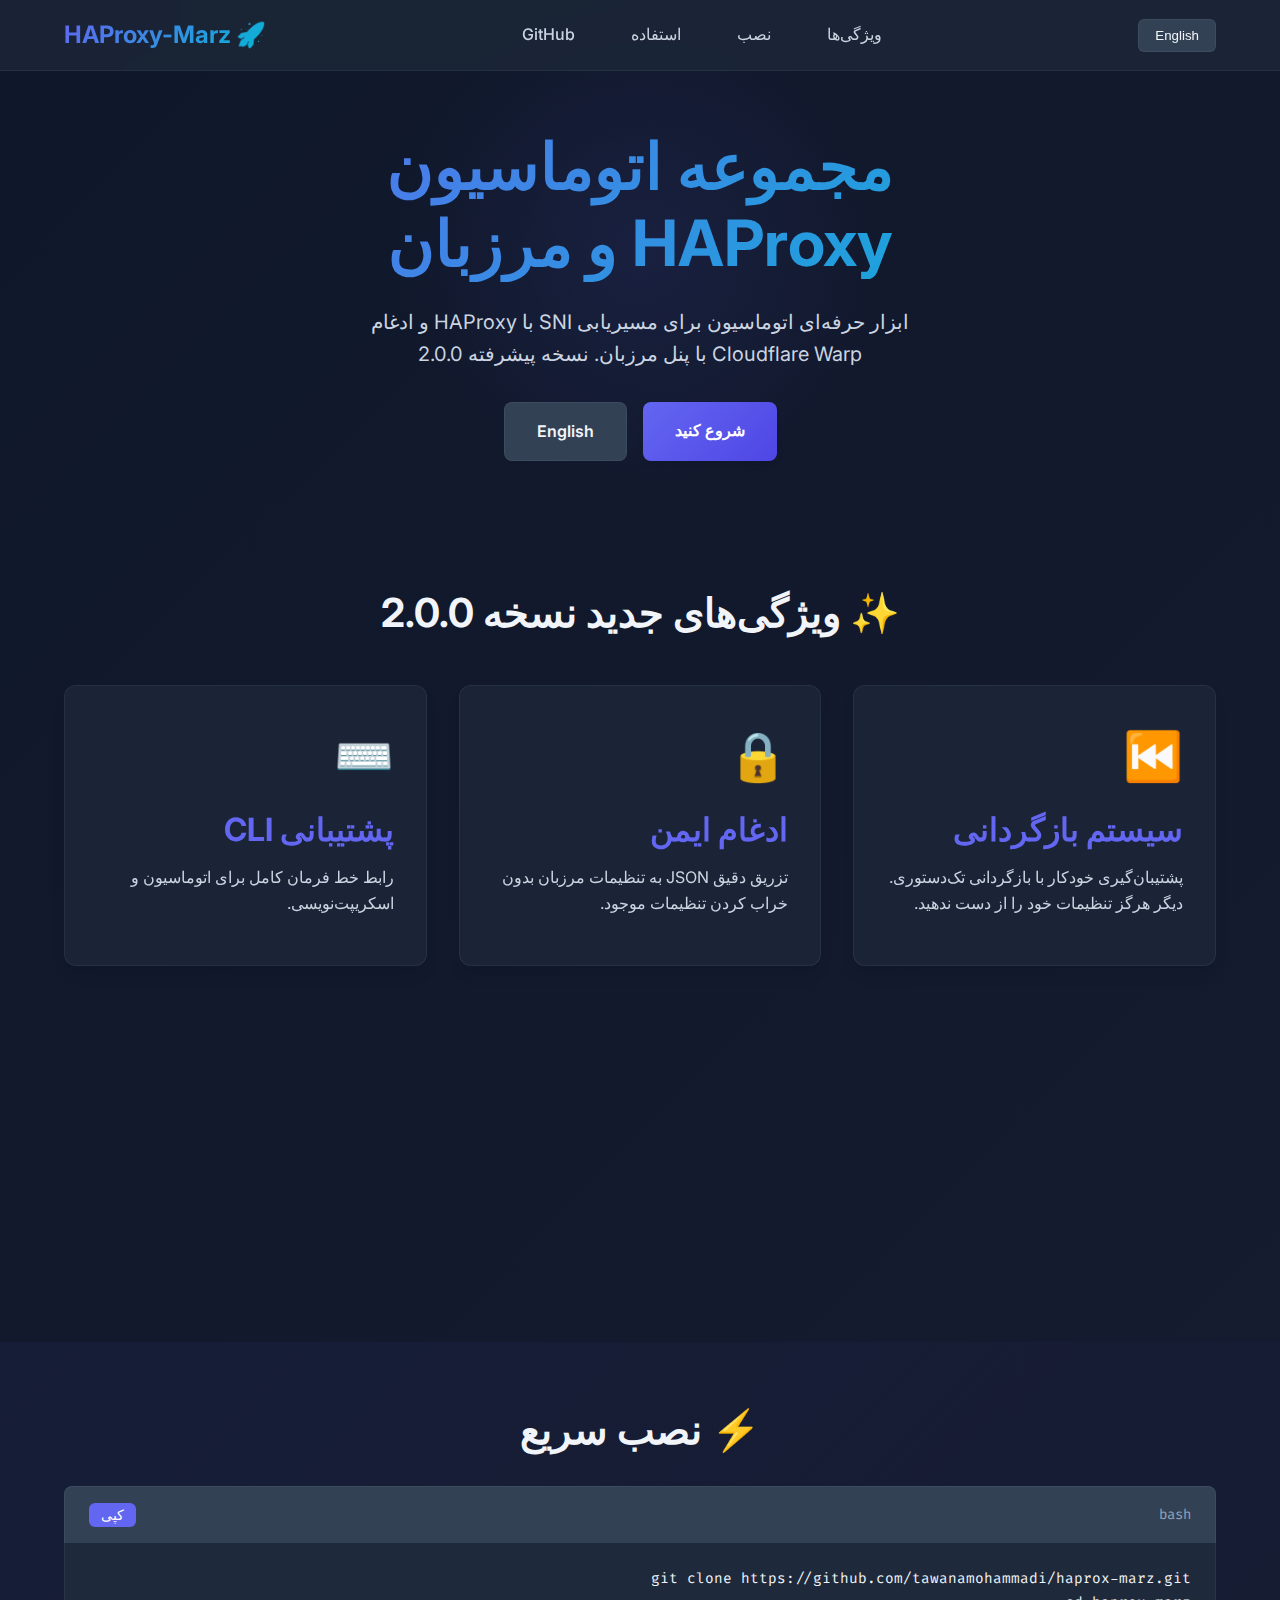
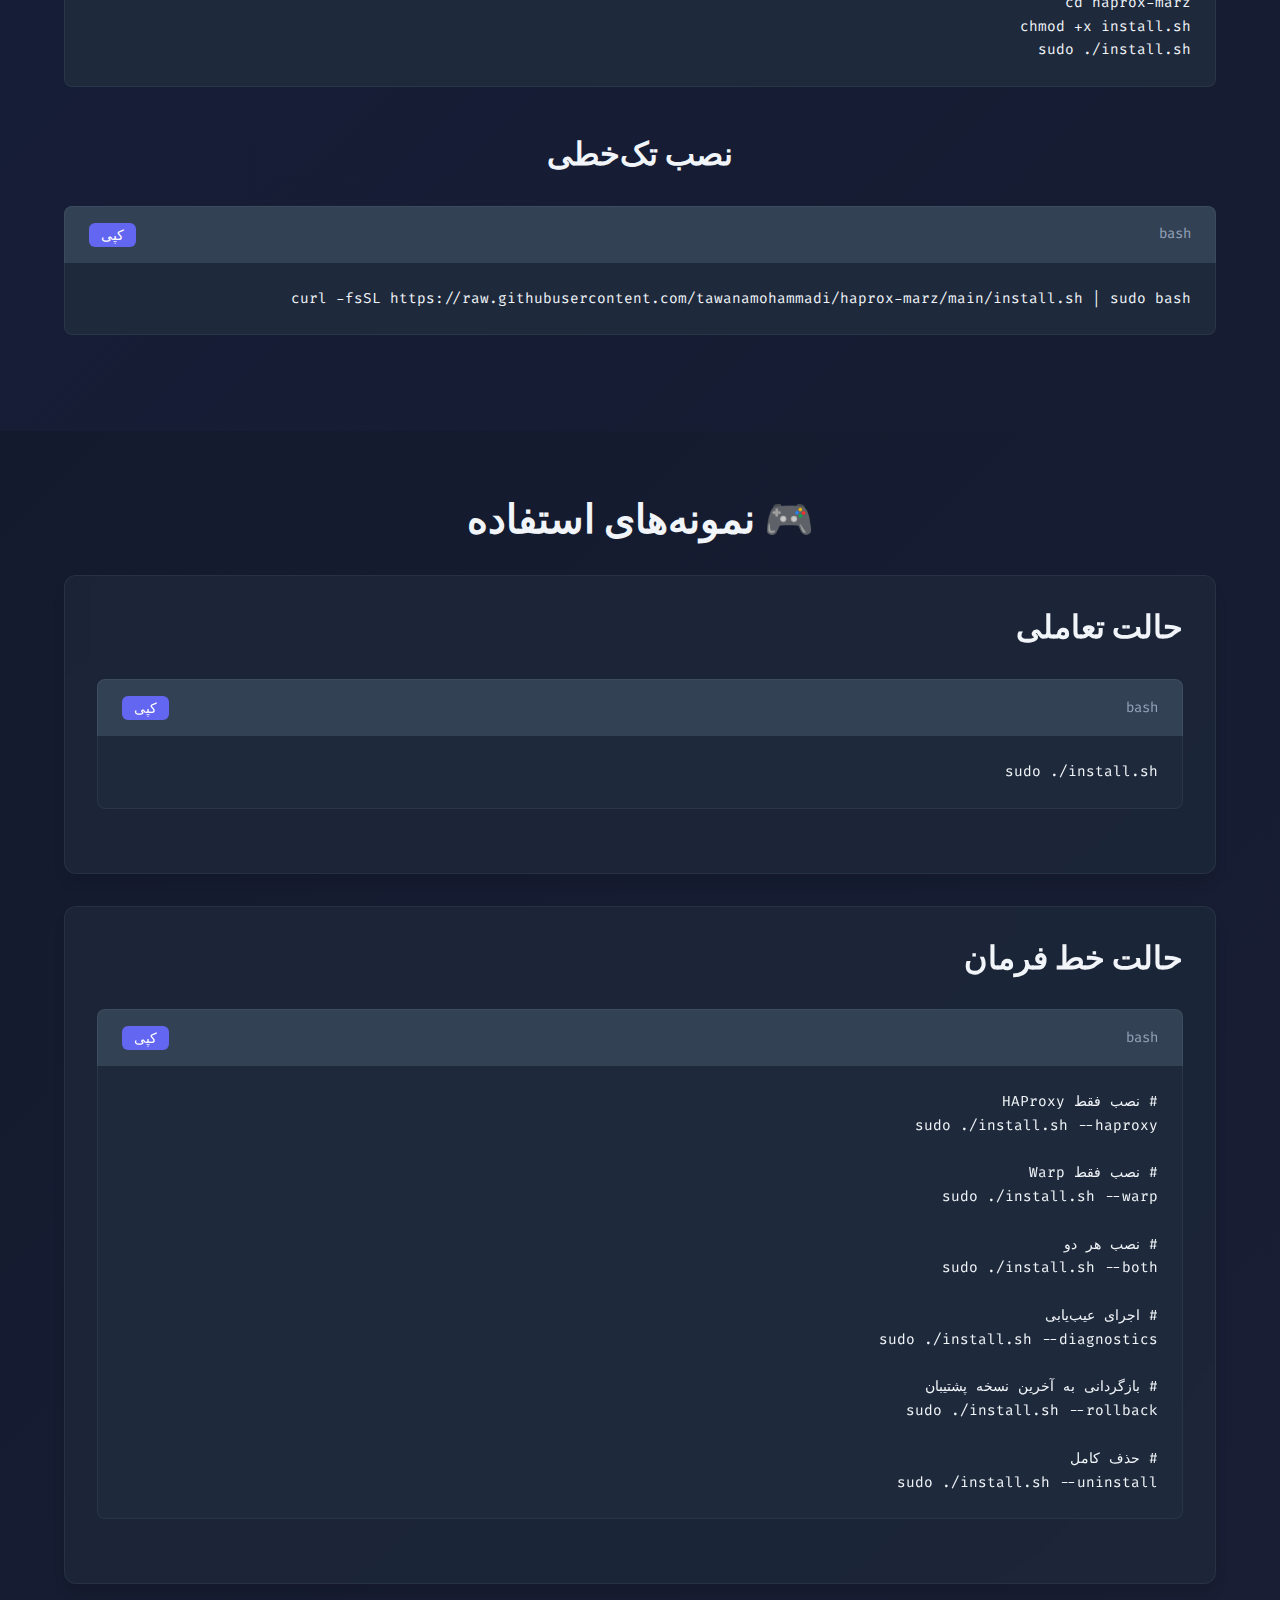
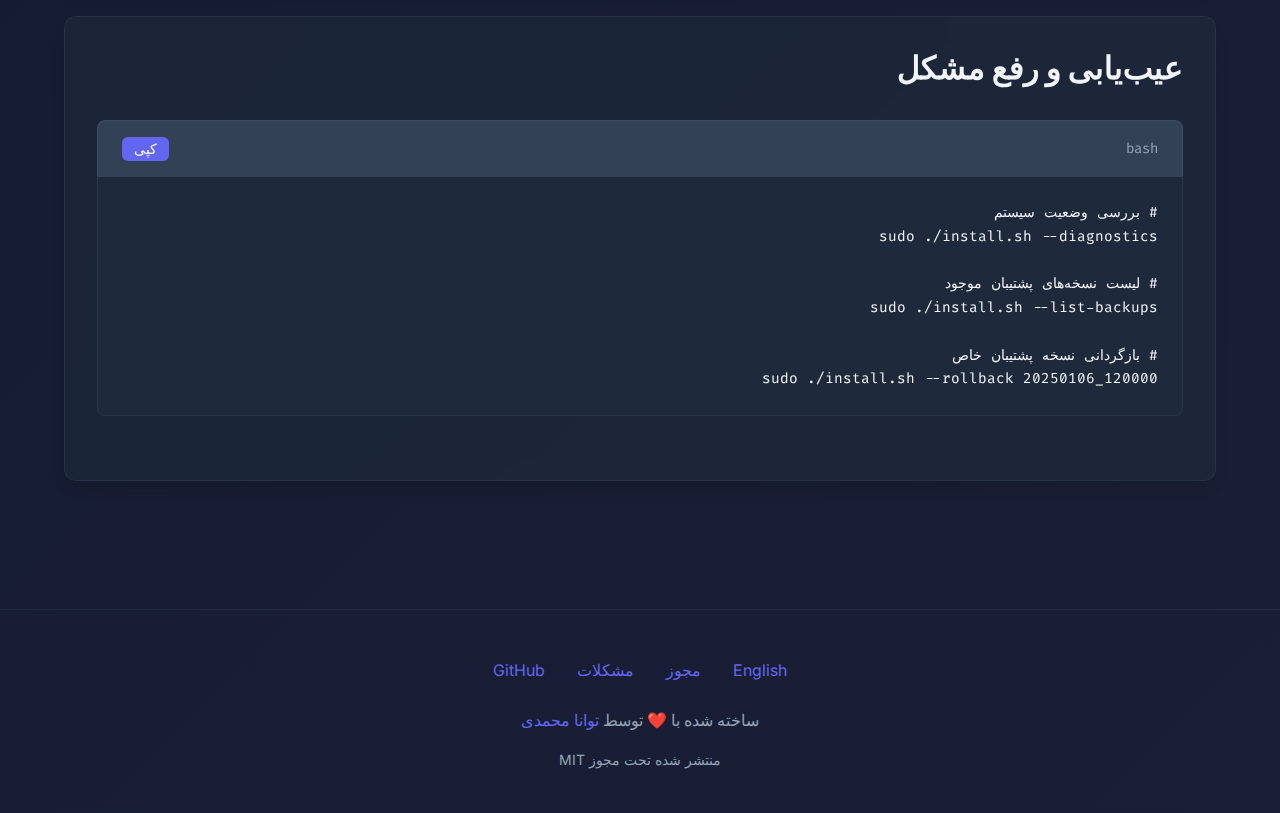
<file: docs/fa/index.html>
<!DOCTYPE html>
<html lang="fa" dir="rtl">

<head>
  <meta charset="UTF-8">
  <meta name="viewport" content="width=device-width, initial-scale=1.0">
  <meta name="description"
    content="مجموعه اتوماسیون HAProxy و مرزبان - ابزار حرفه‌ای برای مسیریابی SNI با HAProxy و ادغام Cloudflare Warp">
  <meta name="keywords" content="HAProxy, مرزبان, Warp, Cloudflare, SNI, TLS, VPN, پروکسی, اتوماسیون">
  <meta name="author" content="توانا محمدی">

  <title>مجموعه اتوماسیون HAProxy و مرزبان - نسخه پیشرفته</title>

  <!-- Fonts -->
  <link rel="preconnect" href="https://fonts.googleapis.com">
  <link rel="preconnect" href="https://fonts.gstatic.com" crossorigin>
  <link
    href="https://fonts.googleapis.com/css2?family=Inter:wght@400;500;600;700&family=Fira+Code:wght@400;500&display=swap"
    rel="stylesheet">

  <!-- Styles -->
  <link rel="stylesheet" href="../assets/css/style.css">
  <style>
    body {
      font-family: 'Inter', 'Vazir', 'Tahoma', sans-serif;
    }

    .nav-links {
      flex-direction: row-reverse;
    }

    .hero-buttons {
      flex-direction: row-reverse;
    }

    .code-header {
      flex-direction: row-reverse;
    }
  </style>
</head>

<body>
  <!-- Header -->
  <header class="header">
    <div class="container">
      <nav class="nav">
        <button class="lang-switch" onclick="window.location.href='../index.html'">English</button>
        <ul class="nav-links">
          <li><a href="https://github.com/tawanamohammadi/haprox-marz">GitHub</a></li>
          <li><a href="#usage">استفاده</a></li>
          <li><a href="#installation">نصب</a></li>
          <li><a href="#features">ویژگی‌ها</a></li>
        </ul>
        <div class="logo">🚀 HAProxy-Marz</div>
      </nav>
    </div>
  </header>

  <!-- Hero Section -->
  <section class="hero">
    <div class="container">
      <h1 class="fade-in-up">مجموعه اتوماسیون<br>HAProxy و مرزبان</h1>
      <p class="fade-in-up">ابزار حرفه‌ای اتوماسیون برای مسیریابی SNI با HAProxy و ادغام Cloudflare Warp با پنل مرزبان.
        نسخه پیشرفته 2.0.0</p>
      <div class="hero-buttons fade-in-up">
        <a href="../index.html" class="btn btn-secondary">English</a>
        <a href="#installation" class="btn btn-primary">شروع کنید</a>
      </div>
    </div>
  </section>

  <!-- Features Section -->
  <section class="features" id="features">
    <div class="container">
      <h2 style="text-align: center; margin-bottom: 3rem;">✨ ویژگی‌های جدید نسخه 2.0.0</h2>
      <div class="features-grid">
        <div class="glass-card feature fade-in-up">
          <div class="feature-icon">⏮️</div>
          <h3>سیستم بازگردانی</h3>
          <p>پشتیبان‌گیری خودکار با بازگردانی تک‌دستوری. دیگر هرگز تنظیمات خود را از دست ندهید.</p>
        </div>

        <div class="glass-card feature fade-in-up">
          <div class="feature-icon">🔒</div>
          <h3>ادغام ایمن</h3>
          <p>تزریق دقیق JSON به تنظیمات مرزبان بدون خراب کردن تنظیمات موجود.</p>
        </div>

        <div class="glass-card feature fade-in-up">
          <div class="feature-icon">⌨️</div>
          <h3>پشتیبانی CLI</h3>
          <p>رابط خط فرمان کامل برای اتوماسیون و اسکریپت‌نویسی.</p>
        </div>

        <div class="glass-card feature fade-in-up">
          <div class="feature-icon">🔍</div>
          <h3>ابزار عیب‌یابی</h3>
          <p>بررسی‌کننده سلامت سیستم داخلی برای تایید راه‌اندازی شما.</p>
        </div>

        <div class="glass-card feature fade-in-up">
          <div class="feature-icon">✅</div>
          <h3>اعتبارسنجی ورودی</h3>
          <p>اعتبارسنجی دامنه و پورت قبل از پیکربندی برای جلوگیری از خطاها.</p>
        </div>

        <div class="glass-card feature fade-in-up">
          <div class="feature-icon">📝</div>
          <h3>لاگ پیشرفته</h3>
          <p>لاگ‌های زمان‌دار با خروجی رنگی برای عیب‌یابی آسان.</p>
        </div>
      </div>
    </div>
  </section>

  <!-- Installation Section -->
  <section class="installation" id="installation">
    <div class="container">
      <h2 style="text-align: center; margin-bottom: 2rem;">⚡ نصب سریع</h2>

      <div class="code-block">
        <div class="code-header">
          <button class="copy-btn" onclick="copyCode(this, 'install-code')">کپی</button>
          <span class="code-lang">bash</span>
        </div>
        <pre><code id="install-code">git clone https://github.com/tawanamohammadi/haprox-marz.git
cd haprox-marz
chmod +x install.sh
sudo ./install.sh</code></pre>
      </div>

      <h3 style="margin-top: 3rem; text-align: center;">نصب تک‌خطی</h3>
      <div class="code-block">
        <div class="code-header">
          <button class="copy-btn" onclick="copyCode(this, 'oneliner-code')">کپی</button>
          <span class="code-lang">bash</span>
        </div>
        <pre><code id="oneliner-code">curl -fsSL https://raw.githubusercontent.com/tawanamohammadi/haprox-marz/main/install.sh | sudo bash</code></pre>
      </div>
    </div>
  </section>

  <!-- Usage Section -->
  <section class="features" id="usage">
    <div class="container">
      <h2 style="text-align: center; margin-bottom: 2rem;">🎮 نمونه‌های استفاده</h2>

      <div class="glass-card" style="margin-bottom: 2rem;">
        <h3>حالت تعاملی</h3>
        <div class="code-block">
          <div class="code-header">
            <button class="copy-btn" onclick="copyCode(this, 'interactive-code')">کپی</button>
            <span class="code-lang">bash</span>
          </div>
          <pre><code id="interactive-code">sudo ./install.sh</code></pre>
        </div>
      </div>

      <div class="glass-card" style="margin-bottom: 2rem;">
        <h3>حالت خط فرمان</h3>
        <div class="code-block">
          <div class="code-header">
            <button class="copy-btn" onclick="copyCode(this, 'cli-code')">کپی</button>
            <span class="code-lang">bash</span>
          </div>
          <pre><code id="cli-code"># نصب فقط HAProxy
sudo ./install.sh --haproxy

# نصب فقط Warp
sudo ./install.sh --warp

# نصب هر دو
sudo ./install.sh --both

# اجرای عیب‌یابی
sudo ./install.sh --diagnostics

# بازگردانی به آخرین نسخه پشتیبان
sudo ./install.sh --rollback

# حذف کامل
sudo ./install.sh --uninstall</code></pre>
        </div>
      </div>

      <div class="glass-card">
        <h3>عیب‌یابی و رفع مشکل</h3>
        <div class="code-block">
          <div class="code-header">
            <button class="copy-btn" onclick="copyCode(this, 'diag-code')">کپی</button>
            <span class="code-lang">bash</span>
          </div>
          <pre><code id="diag-code"># بررسی وضعیت سیستم
sudo ./install.sh --diagnostics

# لیست نسخه‌های پشتیبان موجود
sudo ./install.sh --list-backups

# بازگردانی نسخه پشتیبان خاص
sudo ./install.sh --rollback 20250106_120000</code></pre>
        </div>
      </div>
    </div>
  </section>

  <!-- Footer -->
  <footer class="footer">
    <div class="container">
      <div class="footer-links">
        <a href="../index.html">English</a>
        <a href="https://github.com/tawanamohammadi/haprox-marz/blob/main/LICENSE">مجوز</a>
        <a href="https://github.com/tawanamohammadi/haprox-marz/issues">مشکلات</a>
        <a href="https://github.com/tawanamohammadi/haprox-marz">GitHub</a>
      </div>
      <p style="color: var(--text-muted);">
        ساخته شده با ❤️ توسط <a href="https://github.com/tawanamohammadi">توانا محمدی</a>
      </p>
      <p style="color: var(--text-muted); font-size: 0.875rem;">
        منتشر شده تحت مجوز MIT
      </p>
    </div>
  </footer>

  <!-- JavaScript -->
  <script src="../assets/js/main.js"></script>
</body>

</html>
</file>
<file: docs/assets/css/style.css>
:root {
    /* Color Palette */
    --primary: #6366f1;
    --primary-dark: #4f46e5;
    --secondary: #8b5cf6;
    --accent: #06b6d4;
    --success: #10b981;
    --warning: #f59e0b;
    --danger: #ef4444;
    
    /* Backgrounds */
    --bg-primary: #0f172a;
    --bg-secondary: #1e293b;
    --bg-tertiary: #334155;
    --bg-glass: rgba(30, 41, 59, 0.7);
    
    /* Text */
    --text-primary: #f1f5f9;
    --text-secondary: #cbd5e1;
    --text-muted: #94a3b8;
    
    /* Borders */
    --border-color: rgba(148, 163, 184, 0.1);
    
    /* Shadows */
    --shadow-sm: 0 1px 2px 0 rgba(0, 0, 0, 0.05);
    --shadow-md: 0 4px 6px -1px rgba(0, 0, 0, 0.1);
    --shadow-lg: 0 10px 15px -3px rgba(0, 0, 0, 0.1);
    --shadow-xl: 0 20px 25px -5px rgba(0, 0, 0, 0.1);
    --shadow-glow: 0 0 20px rgba(99, 102, 241, 0.3);
    
    /* Spacing */
    --spacing-xs: 0.5rem;
    --spacing-sm: 1rem;
    --spacing-md: 1.5rem;
    --spacing-lg: 2rem;
    --spacing-xl: 3rem;
    
    /* Border Radius */
    --radius-sm: 0.375rem;
    --radius-md: 0.5rem;
    --radius-lg: 0.75rem;
    --radius-xl: 1rem;
    
    /* Transitions */
    --transition-fast: 150ms ease;
    --transition-base: 300ms ease;
    --transition-slow: 500ms ease;
}

* {
    margin: 0;
    padding: 0;
    box-sizing: border-box;
}

html {
    scroll-behavior: smooth;
}

body {
    font-family: 'Inter', -apple-system, BlinkMacSystemFont, 'Segoe UI', Roboto, sans-serif;
    background: linear-gradient(135deg, var(--bg-primary) 0%, #1a1f35 100%);
    color: var(--text-primary);
    line-height: 1.6;
    overflow-x: hidden;
}

/* Typography */
h1, h2, h3, h4, h5, h6 {
    font-weight: 700;
    line-height: 1.2;
    margin-bottom: var(--spacing-sm);
}

h1 { font-size: 3rem; }
h2 { font-size: 2.5rem; }
h3 { font-size: 2rem; }
h4 { font-size: 1.5rem; }

p {
    margin-bottom: var(--spacing-sm);
    color: var(--text-secondary);
}

a {
    color: var(--primary);
    text-decoration: none;
    transition: color var(--transition-fast);
}

a:hover {
    color: var(--accent);
}

code {
    font-family: 'Fira Code', 'Courier New', monospace;
    background: var(--bg-tertiary);
    padding: 0.2em 0.4em;
    border-radius: var(--radius-sm);
    font-size: 0.9em;
}

pre {
    background: var(--bg-secondary);
    border: 1px solid var(--border-color);
    border-radius: var(--radius-md);
    padding: var(--spacing-md);
    overflow-x: auto;
    margin-bottom: var(--spacing-md);
}

pre code {
    background: none;
    padding: 0;
}

/* Container */
.container {
    max-width: 1200px;
    margin: 0 auto;
    padding: 0 var(--spacing-md);
}

/* Header */
.header {
    position: fixed;
    top: 0;
    left: 0;
    right: 0;
    z-index: 1000;
    background: var(--bg-glass);
    backdrop-filter: blur(10px);
    border-bottom: 1px solid var(--border-color);
    padding: var(--spacing-sm) 0;
}

.nav {
    display: flex;
    justify-content: space-between;
    align-items: center;
}

.logo {
    font-size: 1.5rem;
    font-weight: 700;
    background: linear-gradient(135deg, var(--primary), var(--accent));
    -webkit-background-clip: text;
    -webkit-text-fill-color: transparent;
    background-clip: text;
}

.nav-links {
    display: flex;
    gap: var(--spacing-md);
    list-style: none;
}

.nav-links a {
    color: var(--text-secondary);
    font-weight: 500;
    transition: all var(--transition-fast);
    padding: var(--spacing-xs) var(--spacing-sm);
    border-radius: var(--radius-sm);
}

.nav-links a:hover {
    color: var(--primary);
    background: var(--bg-tertiary);
}

.lang-switch {
    background: var(--bg-tertiary);
    border: 1px solid var(--border-color);
    color: var(--text-primary);
    padding: var(--spacing-xs) var(--spacing-sm);
    border-radius: var(--radius-sm);
    cursor: pointer;
    transition: all var(--transition-fast);
}

.lang-switch:hover {
    background: var(--primary);
    border-color: var(--primary);
}

/* Hero Section */
.hero {
    padding: 8rem 0 4rem;
    text-align: center;
    position: relative;
}

.hero::before {
    content: '';
    position: absolute;
    top: 0;
    left: 50%;
    transform: translateX(-50%);
    width: 500px;
    height: 500px;
    background: radial-gradient(circle, rgba(99, 102, 241, 0.1) 0%, transparent 70%);
    pointer-events: none;
}

.hero h1 {
    font-size: 4rem;
    margin-bottom: var(--spacing-md);
    background: linear-gradient(135deg, var(--primary), var(--accent));
    -webkit-background-clip: text;
    -webkit-text-fill-color: transparent;
    background-clip: text;
}

.hero p {
    font-size: 1.25rem;
    color: var(--text-secondary);
    max-width: 600px;
    margin: 0 auto var(--spacing-lg);
}

.hero-buttons {
    display: flex;
    gap: var(--spacing-sm);
    justify-content: center;
    flex-wrap: wrap;
}

/* Buttons */
.btn {
    display: inline-block;
    padding: var(--spacing-sm) var(--spacing-lg);
    border-radius: var(--radius-md);
    font-weight: 600;
    transition: all var(--transition-base);
    cursor: pointer;
    border: none;
    font-size: 1rem;
}

.btn-primary {
    background: linear-gradient(135deg, var(--primary), var(--primary-dark));
    color: white;
    box-shadow: var(--shadow-md);
}

.btn-primary:hover {
    transform: translateY(-2px);
    box-shadow: var(--shadow-lg), var(--shadow-glow);
}

.btn-secondary {
    background: var(--bg-tertiary);
    color: var(--text-primary);
    border: 1px solid var(--border-color);
}

.btn-secondary:hover {
    background: var(--bg-secondary);
    border-color: var(--primary);
}

/* Glass Card */
.glass-card {
    background: var(--bg-glass);
    backdrop-filter: blur(10px);
    border: 1px solid var(--border-color);
    border-radius: var(--radius-lg);
    padding: var(--spacing-lg);
    box-shadow: var(--shadow-lg);
    transition: all var(--transition-base);
}

.glass-card:hover {
    transform: translateY(-4px);
    box-shadow: var(--shadow-xl);
    border-color: var(--primary);
}

/* Features Section */
.features {
    padding: 4rem 0;
}

.features-grid {
    display: grid;
    grid-template-columns: repeat(auto-fit, minmax(300px, 1fr));
    gap: var(--spacing-lg);
    margin-top: var(--spacing-xl);
}

.feature-icon {
    font-size: 3rem;
    margin-bottom: var(--spacing-sm);
}

.feature h3 {
    color: var(--primary);
    margin-bottom: var(--spacing-sm);
}

/* Code Block */
.code-block {
    position: relative;
    margin: var(--spacing-lg) 0;
}

.code-header {
    background: var(--bg-tertiary);
    padding: var(--spacing-sm) var(--spacing-md);
    border-radius: var(--radius-md) var(--radius-md) 0 0;
    display: flex;
    justify-content: space-between;
    align-items: center;
    border: 1px solid var(--border-color);
    border-bottom: none;
}

.code-lang {
    color: var(--text-muted);
    font-size: 0.875rem;
    font-family: 'Fira Code', monospace;
}

.copy-btn {
    background: var(--primary);
    color: white;
    border: none;
    padding: 0.25rem 0.75rem;
    border-radius: var(--radius-sm);
    cursor: pointer;
    font-size: 0.875rem;
    transition: all var(--transition-fast);
}

.copy-btn:hover {
    background: var(--primary-dark);
}

.code-block pre {
    margin: 0;
    border-radius: 0 0 var(--radius-md) var(--radius-md);
    border-top: none;
}

/* Installation Section */
.installation {
    padding: 4rem 0;
    background: linear-gradient(135deg, rgba(99, 102, 241, 0.05) 0%, transparent 100%);
}

/* Footer */
.footer {
    padding: var(--spacing-xl) 0;
    text-align: center;
    border-top: 1px solid var(--border-color);
    margin-top: 4rem;
}

.footer-links {
    display: flex;
    justify-content: center;
    gap: var(--spacing-lg);
    margin-bottom: var(--spacing-md);
    flex-wrap: wrap;
}

/* Responsive */
@media (max-width: 768px) {
    .hero h1 {
        font-size: 2.5rem;
    }
    
    .nav-links {
        display: none;
    }
    
    .features-grid {
        grid-template-columns: 1fr;
    }
    
    .hero-buttons {
        flex-direction: column;
    }
}

/* Animations */
@keyframes fadeInUp {
    from {
        opacity: 0;
        transform: translateY(20px);
    }
    to {
        opacity: 1;
        transform: translateY(0);
    }
}

.fade-in-up {
    animation: fadeInUp 0.6s ease-out;
}

/* Scrollbar */
::-webkit-scrollbar {
    width: 10px;
}

::-webkit-scrollbar-track {
    background: var(--bg-primary);
}

::-webkit-scrollbar-thumb {
    background: var(--bg-tertiary);
    border-radius: var(--radius-sm);
}

::-webkit-scrollbar-thumb:hover {
    background: var(--primary);
}
</file>
